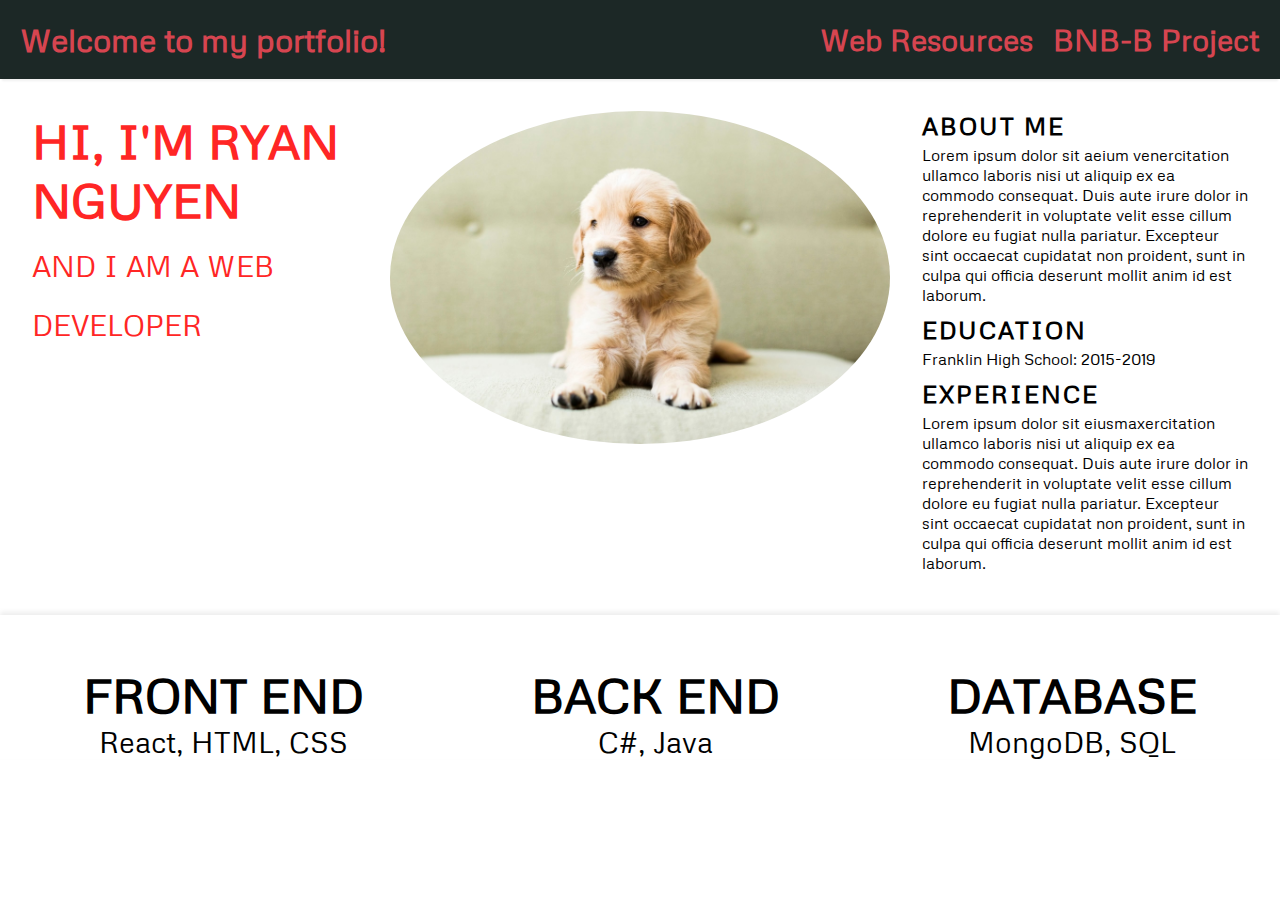
<file: index.html>
<!DOCTYPE html>
<html lang="en">
<head>
    <title>Ryan's Portfolio</title>
    <meta charset="utf-8">
    <meta name="description" content="Meet my web profile">
    <meta name="keywords" content="Cool profile design">
    <meta name="author" content="Ryan Nguyen">
    <meta name="viewport" content="width=device-width, initial-scale=1, shrink-to-fit=no">
    <link rel='stylesheet' href='https://cdnjs.cloudflare.com/ajax/libs/font-awesome/6.2.0/css/all.min.css'>
    <link rel="stylesheet" href="./css/universal.css">
   
    <link rel="stylesheet" href="./css/style.css">

</head>
<body>

    <div class="header">
        <div class="header-left">
            <h1>Welcome to my portfolio!</h1>
        </div>
        <ul class="header-right">
            <li class="header-li">
                <a href="./html/webresources.html">Web Resources</a>
            </li>
            <li class="header-li">
                <a href="./html/bnb-b.html">BNB-B Project</a>
            </li>
        </ul>
    </div>

      
    <div class="section-wrapper">
        <h1 class="name">Hi, I'm Ryan Nguyen </br> <span class='test'>and I am a web developer</span></h1>
        <div class="about-me">
            <div class="section">
                <h2 class="section-h2">About me</h2>
                <p>Lorem ipsum dolor sit aeium venercitation ullamco laboris nisi ut aliquip ex ea commodo consequat. Duis aute irure dolor in reprehenderit in voluptate velit esse cillum dolore eu fugiat nulla pariatur. Excepteur sint occaecat cupidatat non proident, sunt in culpa qui officia deserunt mollit anim id est laborum.</p>
            </div>
            <div class="section">
                <h2 class="section-h2">Education</h2>
                <p>Franklin High School: 2015-2019</p>
            </div>
            <div class="section">
                <h2 class="section-h2">Experience</h2>
                <p>Lorem ipsum dolor sit eiusmaxercitation ullamco laboris nisi ut aliquip ex ea commodo consequat. Duis aute irure dolor in reprehenderit in voluptate velit esse cillum dolore eu fugiat nulla pariatur. Excepteur sint occaecat cupidatat non proident, sunt in culpa qui officia deserunt mollit anim id est laborum.</p>
               
            </div>
        </div>
        <img class='pic' src="img/cutedog.jpg" alt="" srcset="">
    </div>


        <div class="category-wrapper">
            <div class="category">
                <h3 class="category-h3">Front End</h3>
                <p class="skills">React, HTML, CSS</p>
            </div>
            <div class="category">
                <h3 class="category-h3">Back End</h3>
                <p class="skills">C#, Java</p>
            </div>
            <div class="category">
                <h3 class="category-h3">Database </h3>
                <p class="skills">MongoDB, SQL</p>
            </div>
        </div>

</body>
</html>
</file>
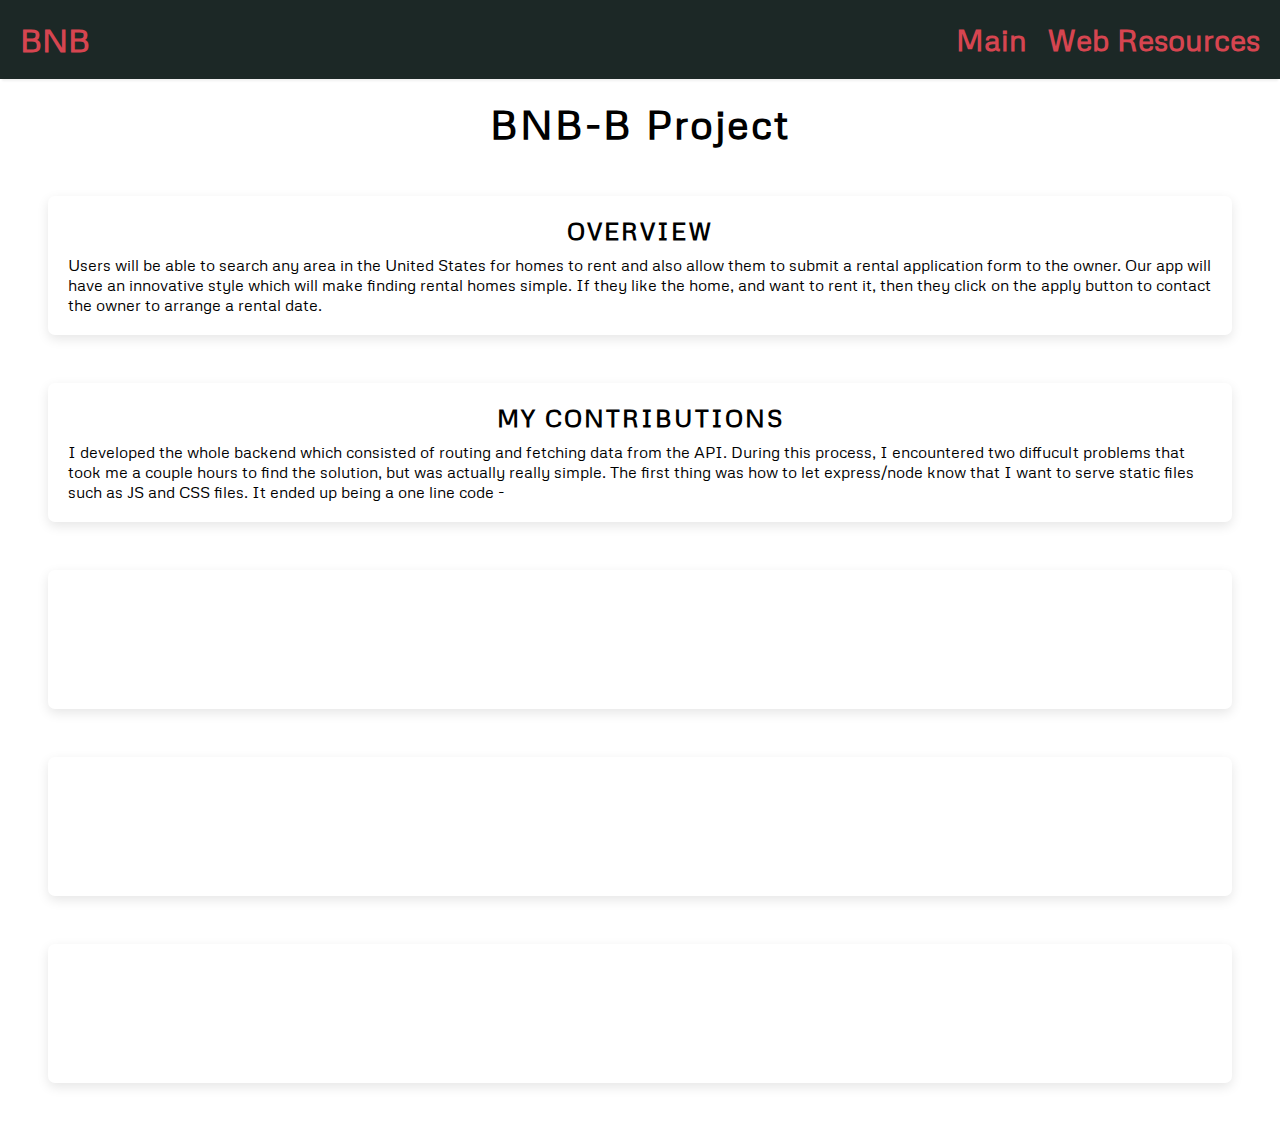
<file: html/bnb-b.html>
<!DOCTYPE html>
<html lang="en">
<head>
    <meta charset="UTF-8">
    <meta http-equiv="X-UA-Compatible" content="IE=edge">
    <meta name="viewport" content="width=device-width, initial-scale=1.0">
    <title>BNB-B Project</title>
    <link rel="stylesheet" href="../css/universal.css">
    <link rel="stylesheet" href="../css/bnb-b.css">
</head>
<body>
    <div class="header">
        <div class="header-left">
            <h1>BNB</h1>
        </div>
        <ul class="header-right">
            <li class="header-li">
                <a href="../index.html">Main</a>
            </li>
            <li class="header-li">
                <a href="../html/webresources.html">Web Resources</a>
            </li>
        </ul>
    </div>

    <h1 id="title">BNB-B Project</h1>

    <main>
        <div class="resource-card">
            <h2>Overview</h2>
            <p>Users will be able to search any area in the United States for homes to rent and also allow them to submit a rental application form to the owner. Our app will have an innovative style which will make finding rental homes simple. If they like the home, and want to rent it, then they click on the apply button to contact the owner to arrange a rental date.
            </p>
 
        </div>
   
        <div class="resource-card">
            <h2>My Contributions</h2>
            <p>I developed the whole backend which consisted of routing and fetching data from the API. During this process, I encountered two diffucult problems that took me a couple hours to find the solution, but was actually really simple. The first thing was how to let express/node know that I want to serve static files such as JS and CSS files. It ended up being a one line code - </p>
        
     
        </div>
        <div class="resource-card">
           
       
           

  
        </div>
        <div class="resource-card">
         
           
  

        </div>
        <div class="resource-card">
           
 

        </div>
</body>
</html>
</file>
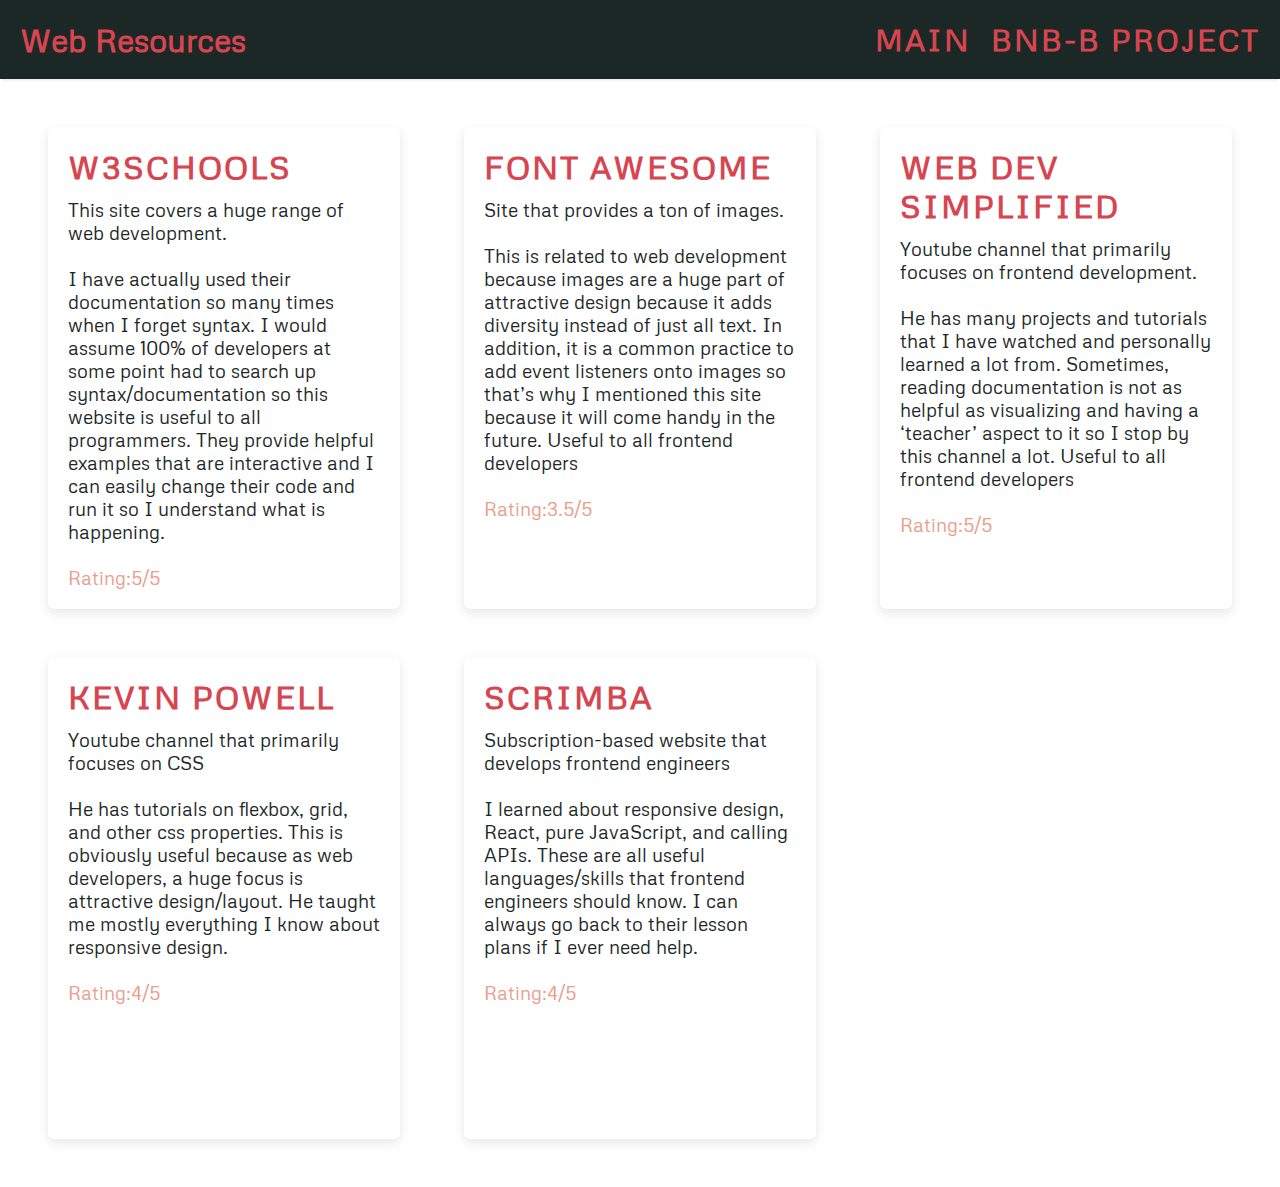
<file: html/webresources.html>
<!DOCTYPE html>
<html lang="en">
<head>
    <title>Ryan's Web Resources </title>
    <meta name="description" content="Helpful resources">
    <meta name="keywords" content="web devlopment resources">
    <meta name="author" content="Ryan Nguyen">
    <meta name="viewport" content="width=device-width, initial-scale=1, shrink-to-fit=no">
    <meta charset="UTF-8">
    <meta http-equiv="X-UA-Compatible" content="IE=edge">
    <meta name="viewport" content="width=device-width, initial-scale=1.0">
    <link rel="stylesheet" href="../css/mobile.css">
    <link rel="stylesheet" href="../css/universal.css">
 
</head>
<body>

    <div class="header">
        <div class="header-left">
            <h1>Web Resources</h1>
        </div>
        <ul class="header-right">
            <li class="header-li">
                <a href="../index.html">Main</a>
            </li>
            <li class="header-li">
                <a href="./bnb-b.html">BNB-B Project</a>
            </li>
        </ul>
    </div>

    <main>
        <div class="resource-card">
            <a href="https://www.w3schools.com/">W3Schools</a> </br>
            <p>This site covers a huge range of web development. </br></br>
            I have actually used their documentation so many times when I forget syntax. I would assume 100% of developers at some point had to search up syntax/documentation so this website is useful to all programmers. They provide helpful examples that are interactive and I can easily change their code and run it so I understand what is happening. </br>
            </br>
            <span class="rating">Rating:5/5</span>
            </p>
        </div>
   
        <div class="resource-card">
            <a href="https://fontawesome.com/icons">Font Awesome</a> </br>
            <p>Site that provides a ton of images. </br></br>
            This is related to web development because images are a huge part of attractive design because it adds diversity instead of just all text.  In addition, it is a common practice to add event listeners onto images so that’s why I mentioned this site because it will come handy in the future. Useful to all frontend developers </br>
        </br>
            <span class="rating">Rating:3.5/5</span>
        </div>
        <div class="resource-card">
            <a href="https://www.youtube.com/c/WebDevSimplified">Web Dev Simplified</a> </br>
            <p>Youtube channel that primarily focuses on frontend development. </br></br>
            He has many projects and tutorials that I have watched and personally learned a lot from. Sometimes, reading documentation is not as helpful as visualizing and having a ‘teacher’ aspect to it so I stop by this channel a lot. Useful to all frontend developers </br>
        </br>
            <span class="rating">Rating:5/5</span>
        </div>
        <div class="resource-card">
            <a href="https://www.youtube.com/results?search_query=kevin+powell+css">Kevin Powell</a> </br>
            <p>Youtube channel that primarily focuses on CSS </br></br>
            He has tutorials on flexbox, grid, and other css properties. This is obviously useful because as web developers, a huge focus is attractive design/layout. He taught me mostly everything I know about responsive design. </br>
        </br>
            <span class="rating">Rating:4/5</span>
        </div>
        <div class="resource-card">
            <a href="https://scrimba.com/dashboard#overview ">Scrimba</a> </br>
            <p>Subscription-based website that develops frontend engineers </br></br>
            I learned about responsive design, React, pure JavaScript, and calling APIs. These are all useful languages/skills that frontend engineers should know. I can always go back to their lesson plans if I ever need help. </br>
        </br>
            <span class="rating">Rating:4/5</span>
        </div>
  
    </main>
</body>
</html>
</file>
<file: css/universal.css>
@import url('https://fonts.googleapis.com/css2?family=Metrophobic&display=swap');
body {
    font-family: 'Metrophobic', 'sans-serif';

}


* {
    padding: 0;
    margin: 0;
    box-sizing: border-box;
}

.header{
    display:flex;
    justify-content: space-between;
    align-items: center;
    box-shadow: 0 4px 2px -2px rgba(3, 1, 1, 0.064);
    background: #1C2826;
    color:#d64550;
    padding:20px;
}

.header-right {
    display:flex;
}


.header-right li{
   list-style: none;

}

.header-li a {
    margin-left:20px;
    font-size:30px;
    text-decoration: none;
    font-weight:700;
    color:#d64550;  
}

.header-li a:hover {
    color:#FF2625;  
    font-weight:700;   
}


.resource-card{
    box-shadow: rgba(0, 0, 0, 0.1) 0px 4px 12px;
    padding:20px;
    border-radius:7px;
    transition: 0.5s;
}

.resource-card:hover {
    transform: scale(1.1);
}

main {
    display:grid;
    grid-template-columns: repeat(auto-fit, minmax(350px, 1fr));
    grid-auto-rows: 1fr;
    padding:3rem;
    row-gap:3em;
    column-gap: 4em;
}
</file>
<file: css/style.css>
@import url('https://fonts.googleapis.com/css2?family=Poppins:wght@300;400;700&display=swap');





.section-wrapper {
    display:grid;
    grid-template-columns: 1fr 1fr 1fr;
    grid-template-areas: 
        "title img aboutme"
        "title img aboutme";
    grid-column-gap:2em;
    padding:2em;
 
   
}

.about-me {
    grid-area:aboutme;
}

.pic {
    max-width:500px;
    max-height:500px;
    border-radius:50%;
    grid-area:img;
    
}

.name {
    font-weight: 700;
    font-size:3rem;
    color:#FF2625;  
    text-transform: uppercase;
    grid-area:title;
}
.section {
    margin-bottom:10px;

}
.section-h2 {
    letter-spacing: 2px;
    text-transform: uppercase;
    margin-bottom:5px;
}


.category-wrapper {
    box-shadow: 0px -3px 5px 0px rgba(3, 1, 1, 0.074);
    display:flex;
    justify-content: space-around;
    flex-direction: row;  
    min-height:50px;
    text-align:center;

}

.category-h3 {
    text-transform: uppercase;
    font-size:3rem;
    margin-top:50px;
}

.test {
    color:#FF2625; 
    font-size:1.8rem;
    font-weight:500;
}

.skills {
    font-size:1.8rem;
}

@media (max-width:1200px) {
    h1 {
        font-size:1.6rem;
    }

    .header-li a{
        font-size:1.2rem;
    }

    .test, .name {
        font-size:1.6rem;
    }
    .pic {
        max-width:300px;
    }
    .section-wrapper {
        grid-template-columns: 1fr 1fr;
        grid-template-areas: 
            "title img"
            "aboutme aboutme";
        grid-column-gap:1em;
        padding:2em;
    }
    .skills {
        font-size:1.5rem;
    }

   
    .category-h3 {
        font-size:2rem;
        margin-top:50px;
    }
}
</file>
<file: css/bnb-b.css>
#title {
    text-align: center;
    font-size: 2.5rem;
    margin-top: 20px;
    letter-spacing: 2px;
}


main {
    grid-template-columns: repeat(auto-fit, minmax(750px, 1fr));
}

.resource-card h2 {
    text-align: center;
    margin-bottom: 10px;
    text-transform: uppercase;
    letter-spacing: 2px;
}
.resource-card:hover {
    transform: scale(1);
}
</file>
<file: css/mobile.css>
.nav {
    display:flex;
    justify-content: space-between;
    margin-left:10px;
   
}

p {
    color:#1c2826;
    font-size:1.2rem;
    margin-top:12px;
}



.rating{
    color:#ea9e8d;
}



a {
    font-size:2rem;
    color:#d64550;
    text-decoration: none;
    text-transform: uppercase;
    letter-spacing: 2px;
    font-weight:800;
}

a:hover {
    color:#b82834;
}
</file>
